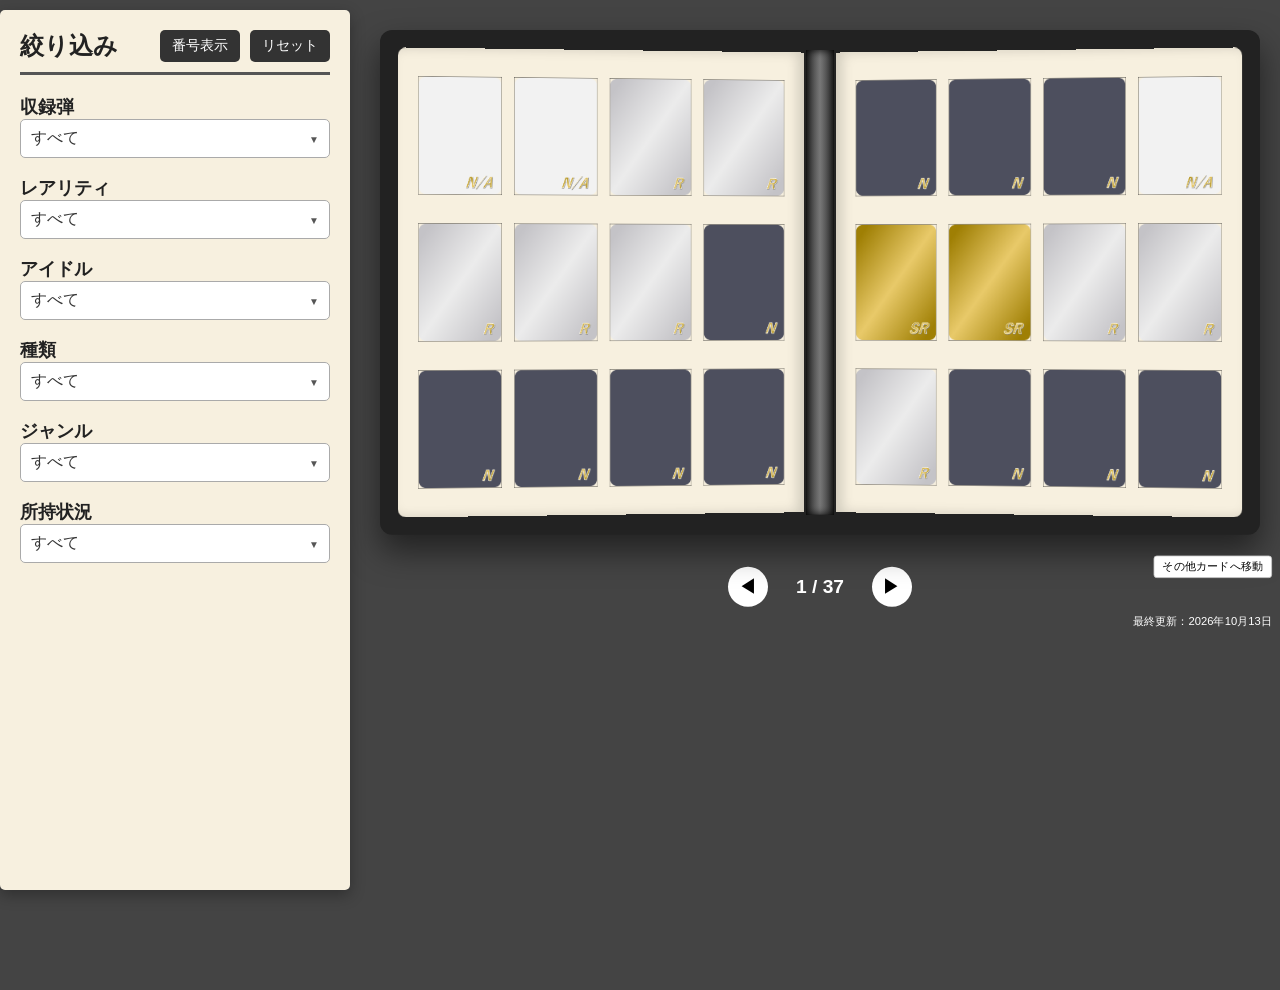
<file: index.html>
<!DOCTYPE html>
<html lang="ja">
<head>
    <meta charset="UTF-8">
    <link rel="icon" href="img/filter/favicon.ico">
    <meta name="viewport" content="width=device-width, initial-scale=1.0">
    <title>ツアマスカードアルバム</title>
    <link rel="stylesheet" href="css/style.css">
    <link rel="stylesheet" href="css/base.css">
    <link rel="stylesheet" href="css/cards.css">
    <link rel="stylesheet" href="css/sidebar.css">
    <link rel="stylesheet" href="css/search.css">
</head>

<body>
    <header>
    </header>
    <div id="scaleWrapper">
    <main>
        <!-- コレクションファイル -->
        <section id="binder">
            <!-- 左ページ -->
            <div class="page leftPage">
                <div id="leftCards" class="cardGrid">
                </div>
            </div>
            <!-- 綴じ部分 -->
            <div id="binderCenter"></div>
            <!-- 右ページ -->
            <div class="page rightPage">
                <div id="rightCards" class="cardGrid">
                </div>
            </div>
        </section>
        <!-- ページ送り -->
        <div id="pageControls">
            <!-- 前ページ -->
            <button id="prevPage" class="pageButton">
                ◀
            </button>
            <!-- ページ番号 -->
            <div id="pageNumber">
                1 / 1
            </div>
            <!-- 次ページ -->
            <button id="nextPage" class="pageButton">
                ▶
            </button>
        </div>
    </main>
        <a href="index_others.html" class="moveButton">その他カードへ移動</a>
        <p id="lastUpdate">
        最終更新：2026年10月13日
        </p>
    </div>
    <!-- 検索パネル -->
    <aside id="searchArea">
        <h2>
            絞り込み
            <span class="searchButtons">
                <button id="numberToggle" class="searchButton">
                    番号表示
                </button>
                <button id="resetSearch" class="searchButton">
                    リセット
                </button>
            </span>
        </h2>
        <label>
            収録弾
            <div class="customSelect" data-filter="series">
                <div class="customSelectSelected">
                    すべて
                </div>
                <div class="customSelectOptions"></div>
            </div>
        </label>

        <label>
            レアリティ
            <div class="customSelect" data-filter="rarity">
                <div class="customSelectSelected">
                    すべて
                </div>
                <div class="customSelectOptions"></div>
            </div>
        </label>

        <label>
            アイドル
            <div class="customSelect" data-filter="character">
                <div class="customSelectSelected">
                    すべて
                </div>
                <div class="customSelectOptions"></div>
            </div>
        </label>

        <label>
            種類
            <div class="customSelect" data-filter="type">
                <div class="customSelectSelected">
                    すべて
                </div>
                <div class="customSelectOptions"></div>
            </div>
        </label>

        <label>
            ジャンル
            <div class="customSelect" data-filter="genre">
                <div class="customSelectSelected">
                    すべて
                </div>
                <div class="customSelectOptions"></div>
            </div>
        </label>

        <label>
            所持状況
            <div class="customSelect" data-filter="owned">
                <div class="customSelectSelected">
                    すべて
                </div>
                <div class="customSelectOptions"></div>
            </div>
        </label>
    </aside>
    <!-- 詳細 -->
    <div id="detailOverlay"></div>
    <aside id="cardDetail" style="display:none;">
        <h2>カード情報</h2>
        <button id="closeDetail">
            ×
        </button>
        <div id="detailImage"></div>
        <table>
            <tr>
                <th>カード名</th>
                <td id="detailName"></td>
            </tr>
            <tr>
                <th>カード番号</th>
                <td id="detailNumber"></td>
            </tr>
            <tr>
                <th>収録弾</th>
                <td id="detailSeries"></td>
            </tr>
            <tr>
                <th>レアリティ</th>
                <td id="detailRarity"></td>
            </tr>
            <tr>
                <th>アイドル</th>
                <td id="detailCharacter"></td>
            </tr>
            <tr>
                <th>種類</th>
                <td id="detailType"></td>
            </tr>
            <tr>
                <th>ジャンル</th>
                <td id="detailGenre"></td>
            </tr>
            <tr>
                <th>所持状態</th>
                <td id="detailOwned"></td>
            </tr>
        </table>
    </aside>

    <script src="js/data/00-1st_test.js"></script>
    <script src="js/data/00-2nd_test.js"></script>
    <script src="js/data/01-1st.js"></script>
    <script src="js/data/01-2nd.js"></script>
    <script src="js/data/01-3rd.js"></script>
    <script src="js/data/01-4th.js"></script>
    <script src="js/data/01-5th.js"></script>
    <script src="js/data/02-1st.js"></script>
    <script src="js/data/02-2nd.js"></script>

    <script src="js/cards.js"></script>


    <script src="js/state.js"></script>
    <script src="js/dataLoader.js"></script>
    <script src="js/imageManager.js"></script>
    <script src="js/renderer.js"></script>
    <script src="js/pagination.js"></script>
    <script src="js/filters.js"></script>
    <script src="js/cardDetail.js"></script>
    <script src="js/searchToggle.js"></script>
    <script src="js/scale.js"></script>
    <script src="js/app.js"></script>

</body>
</html>
</file>
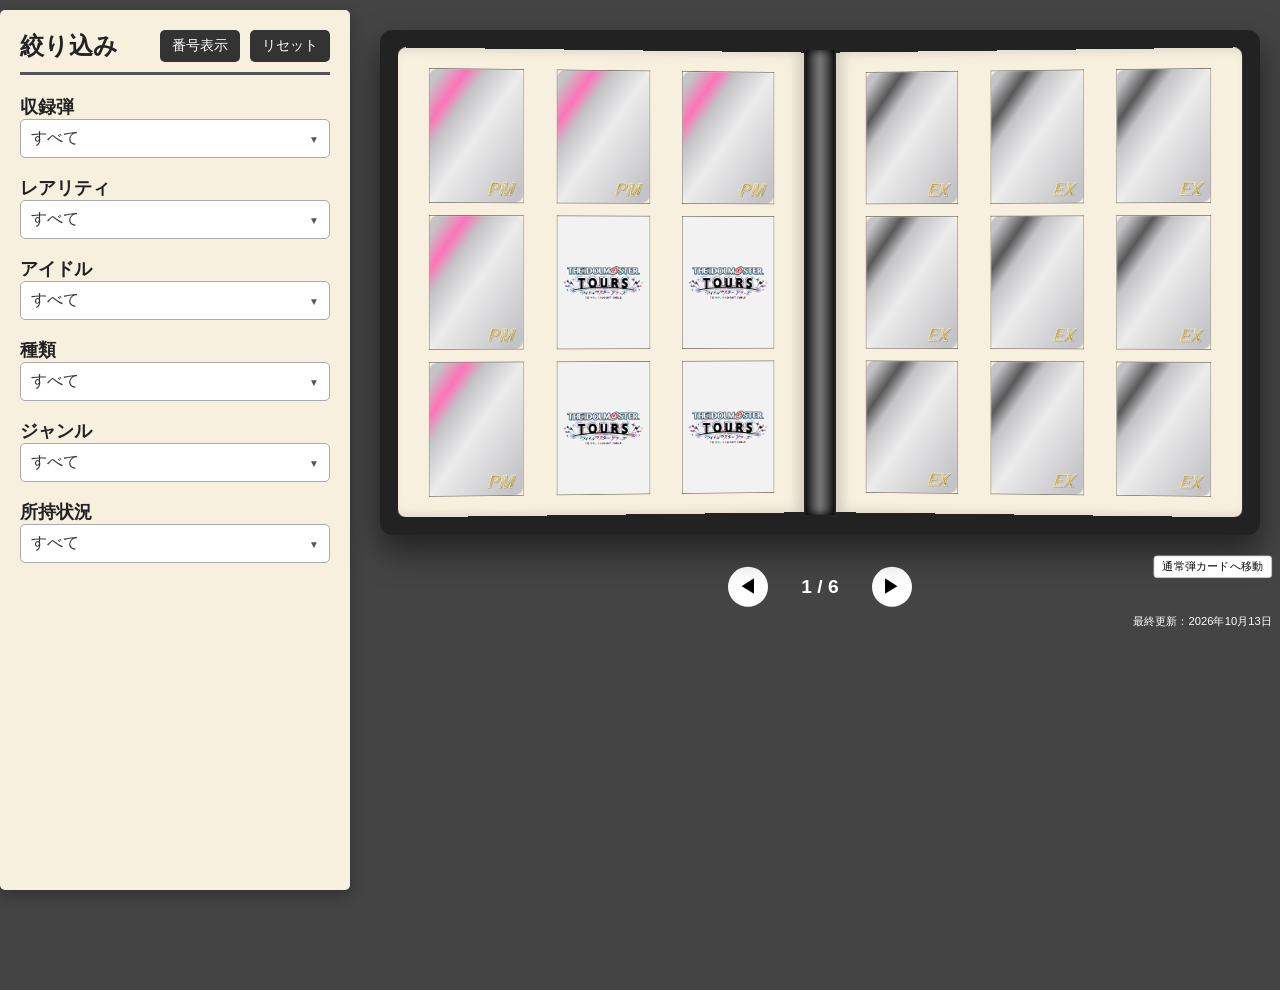
<file: index_others.html>
<!DOCTYPE html>
<html lang="ja">
<head>
    <meta charset="UTF-8">
    <link rel="icon" href="img/filter/favicon.ico">
    <meta name="viewport" content="width=device-width, initial-scale=1.0">
    <title>ツアマスカードアルバム (その他)</title>
    <link rel="stylesheet" href="css/style.css">
    <link rel="stylesheet" href="css/others/base_others.css">
    <link rel="stylesheet" href="css/cards.css">
    <link rel="stylesheet" href="css/sidebar.css">
    <link rel="stylesheet" href="css/search.css">
</head>

<body>
    <header>
    </header>
    <div id="scaleWrapper">
    <main>
        <!-- コレクションファイル -->
        <section id="binder">
            <!-- 左ページ -->
            <div class="page leftPage">
                <div id="leftCards" class="cardGrid">
                </div>
            </div>
            <!-- 綴じ部分 -->
            <div id="binderCenter"></div>
            <!-- 右ページ -->
            <div class="page rightPage">
                <div id="rightCards" class="cardGrid">
                </div>
            </div>
        </section>
        <!-- ページ送り -->
        <div id="pageControls">
            <!-- 前ページ -->
            <button id="prevPage" class="pageButton">
                ◀
            </button>
            <!-- ページ番号 -->
            <div id="pageNumber">
                1 / 1
            </div>
            <!-- 次ページ -->
            <button id="nextPage" class="pageButton">
                ▶
            </button>
        </div>
    </main>
        <a href="index.html" class="moveButton">通常弾カードへ移動</a>
        <p id="lastUpdate">
        最終更新：2026年10月13日
        </p>
    </div>
    <!-- 検索パネル -->
    <aside id="searchArea">
        <h2>
            絞り込み
            <span class="searchButtons">
                <button id="numberToggle" class="searchButton">
                    番号表示
                </button>
                <button id="resetSearch" class="searchButton">
                    リセット
                </button>
            </span>
        </h2>
        <label>
            収録弾
            <div class="customSelect" data-filter="series">
                <div class="customSelectSelected">
                    すべて
                </div>
                <div class="customSelectOptions"></div>
            </div>
        </label>

        <label>
            レアリティ
            <div class="customSelect" data-filter="rarity">
                <div class="customSelectSelected">
                    すべて
                </div>
                <div class="customSelectOptions"></div>
            </div>
        </label>

        <label>
            アイドル
            <div class="customSelect" data-filter="character">
                <div class="customSelectSelected">
                    すべて
                </div>
                <div class="customSelectOptions"></div>
            </div>
        </label>

        <label>
            種類
            <div class="customSelect" data-filter="type">
                <div class="customSelectSelected">
                    すべて
                </div>
                <div class="customSelectOptions"></div>
            </div>
        </label>

        <label>
            ジャンル
            <div class="customSelect" data-filter="genre">
                <div class="customSelectSelected">
                    すべて
                </div>
                <div class="customSelectOptions"></div>
            </div>
        </label>

        <label>
            所持状況
            <div class="customSelect" data-filter="owned">
                <div class="customSelectSelected">
                    すべて
                </div>
                <div class="customSelectOptions"></div>
            </div>
        </label>
    </aside>
    <!-- 詳細 -->
    <div id="detailOverlay"></div>
    <aside id="cardDetail" style="display:none;">
        <h2>カード情報</h2>
        <button id="closeDetail">
            ×
        </button>
        <div id="detailImage"></div>
        <table>
            <tr>
                <th>カード名</th>
                <td id="detailName"></td>
            </tr>
            <tr>
                <th>カード番号</th>
                <td id="detailNumber"></td>
            </tr>
            <tr>
                <th>収録弾</th>
                <td id="detailSeries"></td>
            </tr>
            <tr>
                <th>レアリティ</th>
                <td id="detailRarity"></td>
            </tr>
            <tr>
                <th>アイドル</th>
                <td id="detailCharacter"></td>
            </tr>
            <tr>
                <th>種類</th>
                <td id="detailType"></td>
            </tr>
            <tr>
                <th>ジャンル</th>
                <td id="detailGenre"></td>
            </tr>
            <tr>
                <th>所持状態</th>
                <td id="detailOwned"></td>
            </tr>
        </table>
    </aside>

    <script src="js/others/data_others/others.js"></script>

    <script src="js/others/cards_others.js"></script>


    <script src="js/others/state_others.js"></script>
    <script src="js/dataLoader.js"></script>
    <script src="js/others/imageManager_others.js"></script>
    <script src="js/others/renderer_others.js"></script>
    <script src="js/pagination.js"></script>
    <script src="js/filters.js"></script>
    <script src="js/cardDetail.js"></script>
    <script src="js/searchToggle.js"></script>
    <script src="js/scale.js"></script>
    <script src="js/app.js"></script>

</body>
</html>
</file>
<file: css/style.css>
/* === 全体設定 === */
*{
    margin:0;
    padding:0;
    box-sizing:border-box;
}
body{
    font-family:"Yu Gothic UI","Meiryo",sans-serif;
    background:#444;
    color:#222;
    overflow-x:hidden;
    overflow-y:hidden;
}

/* === タイトル === */
header{
    text-align:center;
    padding:15px 0;
}
header h1{
    color:white;
    font-size:36px;
    letter-spacing:3px;
}

/* === メイン === */
main{
    display:flex;
    flex-direction:column;
    align-items:center;
    gap:0;
    margin:0;
}

/* === ページ送り === */
.pageButton{
    width:50px;
    height:50px;
    font-size:24px;
    border:none;
    border-radius:50%;
    cursor:pointer;
    background:white;
    transition:.2s;
}
.pageButton:hover{
    transform:scale(1.1);
}
.pageButton:active{
    transform:scale(.95);
}

/* === 見出し === */
h2{
    margin-bottom:15px;
    font-size:24px;
}

/* === テーブル === */
table{
    width:100%;
    border-collapse:collapse;
}
th{
    width:140px;
    background:#f0f0f0;
    padding:10px;
    text-align:left;
}
td{
    padding:10px;
    background:white;
}
th,
td{
    border:1px solid #ccc;
}

/* === select === */
select{
    width:100%;
    height:40px;
    font-size:16px;
    margin-top:5px;
    margin-bottom:15px;
    padding-left:8px;
}

/* === ラベル === */
label{
    display:block;
    margin-bottom:5px;
}

/* === スクロールバー === */
::-webkit-scrollbar{
    width:10px;
}
::-webkit-scrollbar-thumb{
    background:#999;
    border-radius:20px;
}

/*======*/
#cardDetail{
    display:none;
    position:fixed;
    top:44%;
    left:calc(50% + 175px);
    transform:
        translate(-50%,-50%);
    width:600px;
    padding:20px;
    background:#f7f0df;
    border-radius:15px;
    box-shadow:
        0 0 30px rgba(0,0,0,0.5);
    z-index:100;
}
#detailImage{
    text-align:center;
    margin-bottom:20px;
}
#detailImage img{
    width:200px;
}
#closeDetail{
    position:absolute;
    right:15px;
    top:10px;
    width:35px;
    height:35px;
    border:none;
    border-radius:50%;
    font-size:25px;
    cursor:pointer;
}

/* === 画面サイズ対応 === */
#scaleWrapper{
    transform-origin:top center;
    margin:0 auto;
}
html,
body{
    overflow-x:hidden;
    overflow-y:hidden;
}

/* === ページ番号 === */
#pageNumber{
    color:white;
    font-size:24px;
    font-weight:bold;
    width:80px;
    text-align:center;
}

/* === 最終更新 === */
#lastUpdate{
    width:100%;
    text-align:right;
    color:white;
    font-size:14px;
    margin-top:10px;
    padding-right:10px;
}

#pageControls{
    display:flex;
    justify-content:center;
    align-items:center;
    gap:25px;
    margin-top:40px;
    margin-left:450px;
}

.moveButton{
    position: absolute;
    right: 10px;
    bottom: 115px;
    font-size: 14px;
    color: #000000;
    background: #ffffff;
    text-decoration: none;
    padding: 4px 10px;
    border-radius: 4px;
    border: 1px solid #ccc;
    cursor: pointer;
    transition: .2s;
    z-index: 10;
}
.moveButton:hover{
    background: #e6e6e6;
    text-decoration: none;
}

#detailSeries {
    white-space: pre-line;
}
</file>
<file: css/base.css>
/* === コレクションファイル本体 === */
#binder{
    display:flex;
    position:relative;
    width:1100px;
    height:631px;
    margin-left:450px;
    background:#222;
    border-radius:15px;
    padding:25px;
    box-shadow:
        0 20px 40px rgba(0,0,0,0.5);
}

/* === 左右ページ=== */
.page{
    width:50%;
    height:100%;
    background:#f7f0df;
    padding:25px;
}

/* 左ページ */
.leftPage{
    border-radius:
        10px 0 0 10px;
    box-shadow:
        inset -8px 0 15px rgba(0,0,0,0.15);
}

/* 右ページ */
.rightPage{
    border-radius:
        0 10px 10px 0;
    box-shadow:
        inset 8px 0 15px rgba(0,0,0,0.15);
}

/* === ファイル中央の綴じ部分 === */
#binderCenter{
    width:35px;
    background:
        linear-gradient(
            to right,
            #333,
            #777,
            #333
        );
    box-shadow:
        inset 0 0 10px black;
}

/* === カード配置エリア === */
.cardGrid{
    display:grid;
    grid-template-columns:
        repeat(4,1fr);
    grid-template-rows:
        repeat(3,1fr);
    gap:15px;
    width:100%;
    height:100%;
}

/* === ページめくり感 === */
.leftPage{
    transform:
        perspective(800px)
        rotateY(2deg);
}
.rightPage{
    transform:
        perspective(800px)
        rotateY(-2deg);
}

/* === ファイルの内側 === */
.page::before{
    content:"";
    position:absolute;
    inset:0;
    pointer-events:none;
}
</file>
<file: css/cards.css>
/* === カード本体 === */
.card{
    width:100%;
    height:100%;
    position:relative;
    cursor:pointer;
    overflow:hidden;
    transition:.2s;
}

/* === カード画像 === */
.card img{
    width:100%;
    height:100%;
    object-fit:contain;
    display:block;
}

/* === ホバー === */
.card:hover{
    transform:
        scale(1.08);
    z-index:10;
}

/* === 所持マーク === */
.ownedMark{
    position:absolute;
    top:5px;
    right:5px;
    width:30px;
    height:30px;
    border-radius:50%;
    background:#d4af37;
    color:white;
    font-size:20px;
    font-weight:bold;
    display:flex;
    align-items:center;
    justify-content:center;
}

/* === 未所持表示 === */
.notOwnedMark{
    position:absolute;
    top:5px;
    right:5px;
    width:30px;
    height:30px;
    border-radius:50%;
    background:#777;
    color:white;
    font-size:18px;
    display:flex;
    align-items:center;
    justify-content:center;
}

/* === カード番号表示 === */
.cardNumber{
    position:absolute;
    bottom:5px;
    left:5px;
    padding:3px 8px;
    background:
        rgba(0,0,0,0.65);
    color:white;
    border-radius:5px;
    font-size:12px;
}
</file>
<file: css/sidebar.css>
#searchArea{
    position:fixed;
    left:0px;
    top:10px;
    width:350px;
    height:calc(100vh - 20px);
    max-height:calc(100vh - 20px);
    overflow-y:auto;
    padding:20px;
    background:#f7f0df;
    border-radius:5px;
    box-shadow:
        0 5px 15px rgba(0,0,0,0.3);
    z-index:1000;
}

#searchToggle{
    position:fixed;
    left:10px;
    top:20px;
    width:50px;
    height:50px;
    border-radius:50%;
    border:none;
    cursor:pointer;
    z-index:400;
}

/* === カード詳細 === */
#cardDetail{
    width:600px;
    min-height:350px;
    background:#f7f0df;
    padding:20px;
    border-radius:10px;
    box-shadow:
        0 5px 15px rgba(0,0,0,0.3);
}

/* === 詳細画像 === */
#detailImage{
    width:150px;
    height:210px;
    float:left;
    margin-right:25px;
    margin-bottom:20px;
    background:transparent;
    border-radius:0;
    display:flex;
    align-items:center;
    justify-content:center;
    overflow:hidden;
}
#detailImage img{
    width:100%;
    height:100%;
    object-fit:contain;
}

/* === 詳細タイトル === */
#cardDetail h2{
    border-bottom:
        3px solid #555;
    padding-bottom:10px;
    margin-bottom:20px;
}

/* === 情報テーブル === */
#cardDetail table{
    width:calc(100% - 180px);
    background:white;
    border-radius:5px;
    overflow:hidden;
}

/* 左側項目 */
#cardDetail th{
    background:#ddd;
    width:120px;
}

/* === 所持表示 === */
#detailOwned{
    font-weight:bold;
}

/* 所持済み */
.ownedText{
    color:#b8860b;
}

/* 未所持 */
.notOwnedText{
    color:#777;
}

/* === 詳細表示 背景ぼかし === */
#detailOverlay{
    display:none;
    position:fixed;
    inset:0;
    background:
        rgba(0,0,0,0.25);
    backdrop-filter:
        blur(5px);
    z-index:50;
}
#detailOverlay.active{
    display:block;
}
</file>
<file: css/search.css>
/* === 検索タイトル === */
#searchArea h2{
    border-bottom:
        3px solid #555;
    padding-bottom:10px;
    margin-bottom:20px;
    display:flex;
    align-items:center;
}

/* === 各検索項目 === */
#searchArea label{
    font-size:18px;
    font-weight:bold;
}

/* === プルダウン === */
#searchArea select{
    background:white;
    border:
        1px solid #aaa;
    border-radius:5px;
    cursor:pointer;
    transition:.2s;
}

/* マウスオーバー */
#searchArea select:hover{
    border-color:#555;
}

/* 選択時 */
#searchArea select:focus{
    outline:none;
    border:
        2px solid #d4af37;
}

/* === 検索ボタン（後から追加可能） === */
.searchButtons{
    margin-left:auto;
    display:flex;
    gap:10px;
}
.searchButton{
    width:auto;
    height:32px;
    margin-left:0;
    padding:0 12px;
    background:#333;
    color:white;
    border:none;
    border-radius:5px;
    font-family:"Yu Gothic UI","Meiryo",sans-serif;
    font-size:14px;
    font-weight:normal;
    cursor:pointer;
    vertical-align:middle;
}
.searchButton:hover{
    background:#555;
}

.customSelect{
    position:relative;
    width:100%;
    margin-bottom:18px;
}
.customSelectSelected{
    box-sizing:border-box;
    width:100%;
    padding:8px 10px;
    background:white;
    border:1px solid #aaa;
    border-radius:5px;
    cursor:pointer;
    font-family:"Yu Gothic UI","Meiryo",sans-serif;
    font-size:16px;
    font-weight:normal;
    color:#333;
    position:relative;
}
.customSelectSelected::after{
    content:"▼";
    position:absolute;
    right:10px;
    top:50%;
    transform:translateY(-50%);
    font-size:10px;
    color:#555;
}
.customSelectOptions{
    display:none;
    position:absolute;
    left:0;
    top:calc(100% + 2px);
    width:100%;
    max-height:300px;
    overflow-y:auto;
    box-sizing:border-box;
    background:white;
    border:1px solid #ccc;
    border-radius:5px;
    box-shadow:
        0 2px 6px rgba(0,0,0,0.15);
    z-index:100;
}
.customSelectOptions.active{
    display:block;
}
.customOption{
    display:flex;
    align-items:center;
    gap:8px;
    padding:7px 10px;
    cursor:pointer;
    font-family:"Yu Gothic UI","Meiryo",sans-serif;
    font-size:16px;
    font-weight:normal;
    color:#333;
}
.customOption:hover{
    background:#eee;
}
.customOption img{
    width:1.5em;
    height:1.5em;
    object-fit:contain;
    flex-shrink:0;
}
</file>
<file: css/others/base_others.css>
/* === コレクションファイル本体 === */
#binder{
    display:flex;
    position:relative;
    width:1100px;
    height:631px;
    margin-left:450px;
    background:#222;
    border-radius:15px;
    padding:25px;
    box-shadow:
        0 20px 40px rgba(0,0,0,0.5);
}

/* === 左右ページ=== */
.page{
    width:50%;
    height:100%;
    background:#f7f0df;
    padding:25px;
}

/* 左ページ */
.leftPage{
    border-radius:
        10px 0 0 10px;
    box-shadow:
        inset -8px 0 15px rgba(0,0,0,0.15);
}

/* 右ページ */
.rightPage{
    border-radius:
        0 10px 10px 0;
    box-shadow:
        inset 8px 0 15px rgba(0,0,0,0.15);
}

/* === ファイル中央の綴じ部分 === */
#binderCenter{
    width:35px;
    background:
        linear-gradient(
            to right,
            #333,
            #777,
            #333
        );
    box-shadow:
        inset 0 0 10px black;
}

/* === カード配置エリア === */
.cardGrid{
    display:grid;
    grid-template-columns:
        repeat(3,1fr);
    grid-template-rows:
        repeat(3,1fr);
    gap:15px;
    width:100%;
    height:100%;
}

/* === ページめくり感 === */
.leftPage{
    transform:
        perspective(800px)
        rotateY(2deg);
}
.rightPage{
    transform:
        perspective(800px)
        rotateY(-2deg);
}

/* === ファイルの内側 === */
.page::before{
    content:"";
    position:absolute;
    inset:0;
    pointer-events:none;
}
</file>
